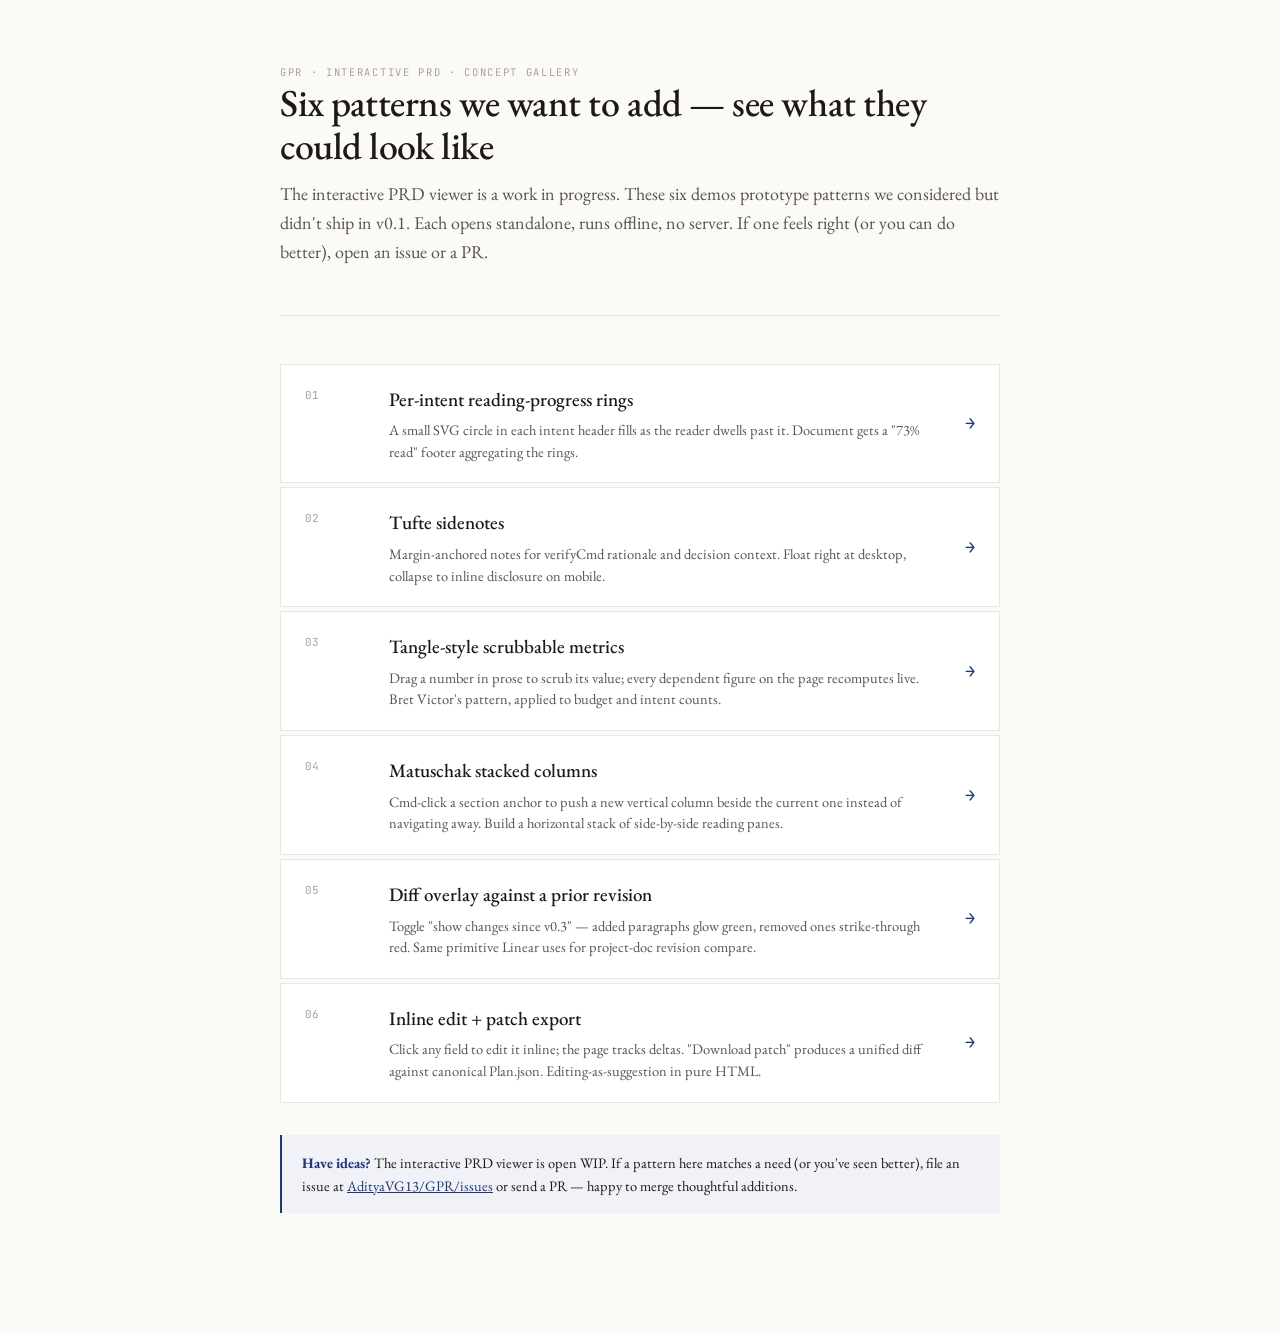
<file: docs/examples/index.html>
<!doctype html>
<html lang="en">
<head>
<meta charset="utf-8">
<meta name="viewport" content="width=device-width,initial-scale=1">
<title>gpr · interactive PRD viewer · concept demos</title>
<link rel="preconnect" href="https://fonts.googleapis.com">
<link href="https://fonts.googleapis.com/css2?family=EB+Garamond:wght@400;500&family=JetBrains+Mono:wght@400;500&display=swap" rel="stylesheet">
<style>
  :root { --bg:#fbfaf6; --paper:#fff; --ink:#1c1917; --ink-muted:#57534e; --ink-faint:#a8a29e; --hairline:#eae7e1; --hairline-strong:#d6d3d1; --accent:#1f3873; --accent-faint:#f5f7fb; }
  * { box-sizing: border-box; }
  body { margin: 0; padding: 64px 24px 120px; background: var(--bg); color: var(--ink); font-family: 'EB Garamond', Georgia, serif; font-size: 17px; line-height: 1.6; -webkit-font-smoothing: antialiased; }
  .wrap { max-width: 720px; margin: 0 auto; }
  .meta { font-family: 'JetBrains Mono', ui-monospace, monospace; font-size: 10.5px; text-transform: uppercase; letter-spacing: 0.16em; color: var(--ink-faint); }
  h1 { font-weight: 500; font-size: 38px; line-height: 1.15; letter-spacing: -0.012em; margin: 0 0 12px 0; }
  .lede { font-size: 18px; color: var(--ink-muted); margin: 0 0 48px 0; }
  hr { border: none; border-top: 1px solid var(--hairline); margin: 48px 0; }
  .demo-list { list-style: none; padding: 0; margin: 0; display: flex; flex-direction: column; gap: 4px; }
  .demo {
    display: grid; grid-template-columns: 60px 1fr auto; gap: 24px;
    padding: 20px 24px;
    background: var(--paper); border: 1px solid var(--hairline);
    text-decoration: none; color: var(--ink);
    transition: border-color 150ms ease, transform 150ms ease;
  }
  .demo:hover { border-color: var(--accent); transform: translateX(2px); }
  .demo .num { font-family: 'JetBrains Mono', ui-monospace, monospace; font-size: 11px; color: var(--ink-faint); padding-top: 2px; }
  .demo h3 { font-weight: 500; font-size: 19px; margin: 0 0 4px 0; }
  .demo p { margin: 0; color: var(--ink-muted); font-size: 14.5px; line-height: 1.5; }
  .demo .arrow { color: var(--accent); align-self: center; font-family: 'JetBrains Mono', ui-monospace, monospace; }
  .pill { display: inline-block; font-family: 'JetBrains Mono', ui-monospace, monospace; font-size: 10px; text-transform: uppercase; letter-spacing: 0.14em; padding: 2px 8px; border: 1px solid var(--hairline-strong); border-radius: 999px; color: var(--ink-muted); margin-right: 6px; }
  .pill-stable { color: var(--accent); border-color: var(--accent); }
  .note { padding: 16px 20px; background: color-mix(in oklab, var(--accent) 6%, var(--paper)); border-left: 2px solid var(--accent); margin-top: 32px; font-size: 14.5px; line-height: 1.6; }
  .note strong { color: var(--accent); }
  a.gh { color: var(--accent); }
</style>
</head>
<body>
<div class="wrap">
  <div class="meta">gpr · interactive PRD · concept gallery</div>
  <h1>Six patterns we want to add — see what they could look like</h1>
  <p class="lede">The interactive PRD viewer is a work in progress. These six demos prototype patterns we considered but didn't ship in v0.1. Each opens standalone, runs offline, no server. If one feels right (or you can do better), open an issue or a PR.</p>

  <hr>

  <ul class="demo-list">
    <li><a class="demo" href="rings.html">
      <span class="num">01</span>
      <div>
        <h3>Per-intent reading-progress rings</h3>
        <p>A small SVG circle in each intent header fills as the reader dwells past it. Document gets a "73% read" footer aggregating the rings.</p>
      </div>
      <span class="arrow">→</span>
    </a></li>

    <li><a class="demo" href="sidenotes.html">
      <span class="num">02</span>
      <div>
        <h3>Tufte sidenotes</h3>
        <p>Margin-anchored notes for verifyCmd rationale and decision context. Float right at desktop, collapse to inline disclosure on mobile.</p>
      </div>
      <span class="arrow">→</span>
    </a></li>

    <li><a class="demo" href="tangle.html">
      <span class="num">03</span>
      <div>
        <h3>Tangle-style scrubbable metrics</h3>
        <p>Drag a number in prose to scrub its value; every dependent figure on the page recomputes live. Bret Victor's pattern, applied to budget and intent counts.</p>
      </div>
      <span class="arrow">→</span>
    </a></li>

    <li><a class="demo" href="stacked.html">
      <span class="num">04</span>
      <div>
        <h3>Matuschak stacked columns</h3>
        <p>Cmd-click a section anchor to push a new vertical column beside the current one instead of navigating away. Build a horizontal stack of side-by-side reading panes.</p>
      </div>
      <span class="arrow">→</span>
    </a></li>

    <li><a class="demo" href="diff.html">
      <span class="num">05</span>
      <div>
        <h3>Diff overlay against a prior revision</h3>
        <p>Toggle "show changes since v0.3" — added paragraphs glow green, removed ones strike-through red. Same primitive Linear uses for project-doc revision compare.</p>
      </div>
      <span class="arrow">→</span>
    </a></li>

    <li><a class="demo" href="patch.html">
      <span class="num">06</span>
      <div>
        <h3>Inline edit + patch export</h3>
        <p>Click any field to edit it inline; the page tracks deltas. "Download patch" produces a unified diff against canonical Plan.json. Editing-as-suggestion in pure HTML.</p>
      </div>
      <span class="arrow">→</span>
    </a></li>
  </ul>

  <div class="note">
    <strong>Have ideas?</strong> The interactive PRD viewer is open WIP. If a pattern here matches a need (or you've seen better), file an issue at <a class="gh" href="https://github.com/AdityaVG13/GPR/issues">AdityaVG13/GPR/issues</a> or send a PR — happy to merge thoughtful additions.
  </div>
</div>
</body>
</html>
</file>
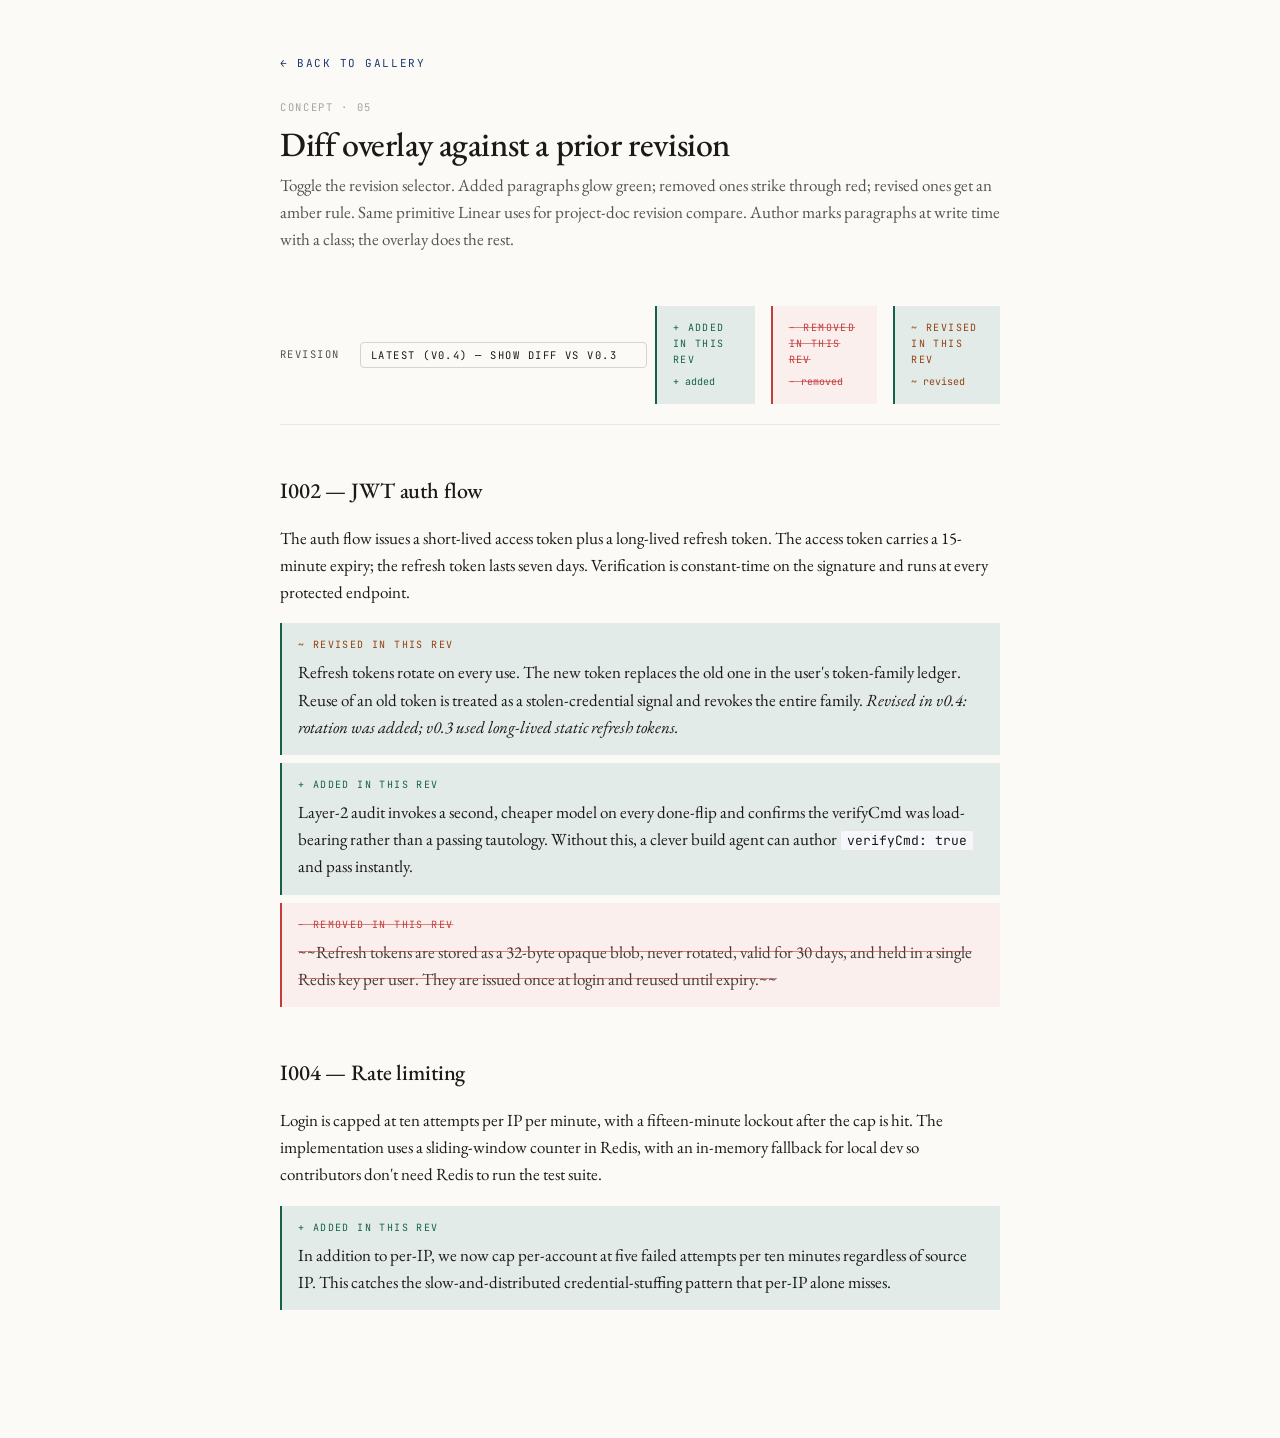
<file: docs/examples/diff.html>
<!doctype html>
<html lang="en">
<head>
<meta charset="utf-8">
<meta name="viewport" content="width=device-width,initial-scale=1">
<title>diff overlay · gpr concept</title>
<link rel="preconnect" href="https://fonts.googleapis.com">
<link href="https://fonts.googleapis.com/css2?family=EB+Garamond:wght@400;500&family=JetBrains+Mono:wght@400;500&display=swap" rel="stylesheet">
<link rel="stylesheet" href="_shared.css">
<style>
  .toggle-bar { position: sticky; top: 0; background: var(--bg); padding: 12px 0; border-bottom: 1px solid var(--hairline); display: flex; gap: 8px; align-items: center; z-index: 10; }
  .toggle-bar label { font-family: 'JetBrains Mono', ui-monospace, monospace; font-size: 10.5px; text-transform: uppercase; letter-spacing: 0.14em; color: var(--ink-muted); margin-right: 12px; }
  .toggle-bar select { font-family: 'JetBrains Mono', ui-monospace, monospace; font-size: 10.5px; text-transform: uppercase; letter-spacing: 0.14em; padding: 5px 28px 5px 10px; background: transparent; border: 1px solid var(--hairline-strong); color: var(--ink); cursor: pointer; border-radius: 4px; appearance: none; }
  .legend { font-family: 'JetBrains Mono', ui-monospace, monospace; font-size: 10px; color: var(--ink-faint); margin-left: auto; display: flex; gap: 16px; }
  .legend .added { color: var(--pass); }
  .legend .removed { color: var(--fail); }
  .legend .changed { color: var(--warn); }
  body[data-rev="latest"] .added,
  body[data-rev="latest"] .changed { background: color-mix(in oklab, var(--pass) 12%, var(--paper)); border-left: 2px solid var(--pass); padding: 14px 16px; margin: 8px 0; }
  body[data-rev="latest"] .removed { background: color-mix(in oklab, var(--fail) 8%, var(--paper)); border-left: 2px solid var(--fail); padding: 14px 16px; margin: 8px 0; opacity: 0.85; text-decoration: line-through; text-decoration-color: color-mix(in oklab, var(--fail) 60%, transparent); }
  body[data-rev="latest"] .added::before { content: "+ added in this rev"; display: block; font-family: 'JetBrains Mono', ui-monospace, monospace; font-size: 10px; text-transform: uppercase; letter-spacing: 0.14em; color: var(--pass); margin-bottom: 6px; }
  body[data-rev="latest"] .removed::before { content: "− removed in this rev"; display: block; font-family: 'JetBrains Mono', ui-monospace, monospace; font-size: 10px; text-transform: uppercase; letter-spacing: 0.14em; color: var(--fail); margin-bottom: 6px; text-decoration: none; }
  body[data-rev="latest"] .changed::before { content: "~ revised in this rev"; display: block; font-family: 'JetBrains Mono', ui-monospace, monospace; font-size: 10px; text-transform: uppercase; letter-spacing: 0.14em; color: var(--warn); margin-bottom: 6px; }
  body[data-rev="prev"] .added, body[data-rev="prev"] .removed, body[data-rev="prev"] .changed { padding: 0; margin: 0; background: transparent; border: none; opacity: 1; text-decoration: none; }
  body[data-rev="prev"] .added::before, body[data-rev="prev"] .removed::before, body[data-rev="prev"] .changed::before { content: ""; display: none; }
  body[data-rev="prev"] .added { display: none; }
  body[data-rev="latest"] .removed-only { display: none; }
</style>
</head>
<body data-rev="latest">
<div class="wrap">
  <a class="back" href="index.html">← back to gallery</a>
  <div class="meta" style="margin-top:24px;">concept · 05</div>
  <h1>Diff overlay against a prior revision</h1>
  <p class="lede">Toggle the revision selector. Added paragraphs glow green; removed ones strike through red; revised ones get an amber rule. Same primitive Linear uses for project-doc revision compare. Author marks paragraphs at write time with a class; the overlay does the rest.</p>

  <div class="toggle-bar">
    <label for="rev-sel">revision</label>
    <select id="rev-sel">
      <option value="latest">latest (v0.4) — show diff vs v0.3</option>
      <option value="prev">prev (v0.3) — clean view, no diff</option>
    </select>
    <span class="legend"><span class="added">+ added</span><span class="removed">− removed</span><span class="changed">~ revised</span></span>
  </div>

  <h2>I002 — JWT auth flow</h2>
  <p>The auth flow issues a short-lived access token plus a long-lived refresh token. The access token carries a 15-minute expiry; the refresh token lasts seven days. Verification is constant-time on the signature and runs at every protected endpoint.</p>

  <p class="changed">Refresh tokens rotate on every use. The new token replaces the old one in the user's token-family ledger. Reuse of an old token is treated as a stolen-credential signal and revokes the entire family. <em>Revised in v0.4: rotation was added; v0.3 used long-lived static refresh tokens.</em></p>

  <p class="added">Layer-2 audit invokes a second, cheaper model on every done-flip and confirms the verifyCmd was load-bearing rather than a passing tautology. Without this, a clever build agent can author <code>verifyCmd: true</code> and pass instantly.</p>

  <p class="removed">~~Refresh tokens are stored as a 32-byte opaque blob, never rotated, valid for 30 days, and held in a single Redis key per user. They are issued once at login and reused until expiry.~~</p>

  <h2>I004 — Rate limiting</h2>
  <p>Login is capped at ten attempts per IP per minute, with a fifteen-minute lockout after the cap is hit. The implementation uses a sliding-window counter in Redis, with an in-memory fallback for local dev so contributors don't need Redis to run the test suite.</p>

  <p class="added">In addition to per-IP, we now cap per-account at five failed attempts per ten minutes regardless of source IP. This catches the slow-and-distributed credential-stuffing pattern that per-IP alone misses.</p>
</div>

<script>
const sel = document.getElementById('rev-sel');
sel.addEventListener('change', () => {
  document.body.dataset.rev = sel.value;
});
</script>
</body>
</html>
</file>
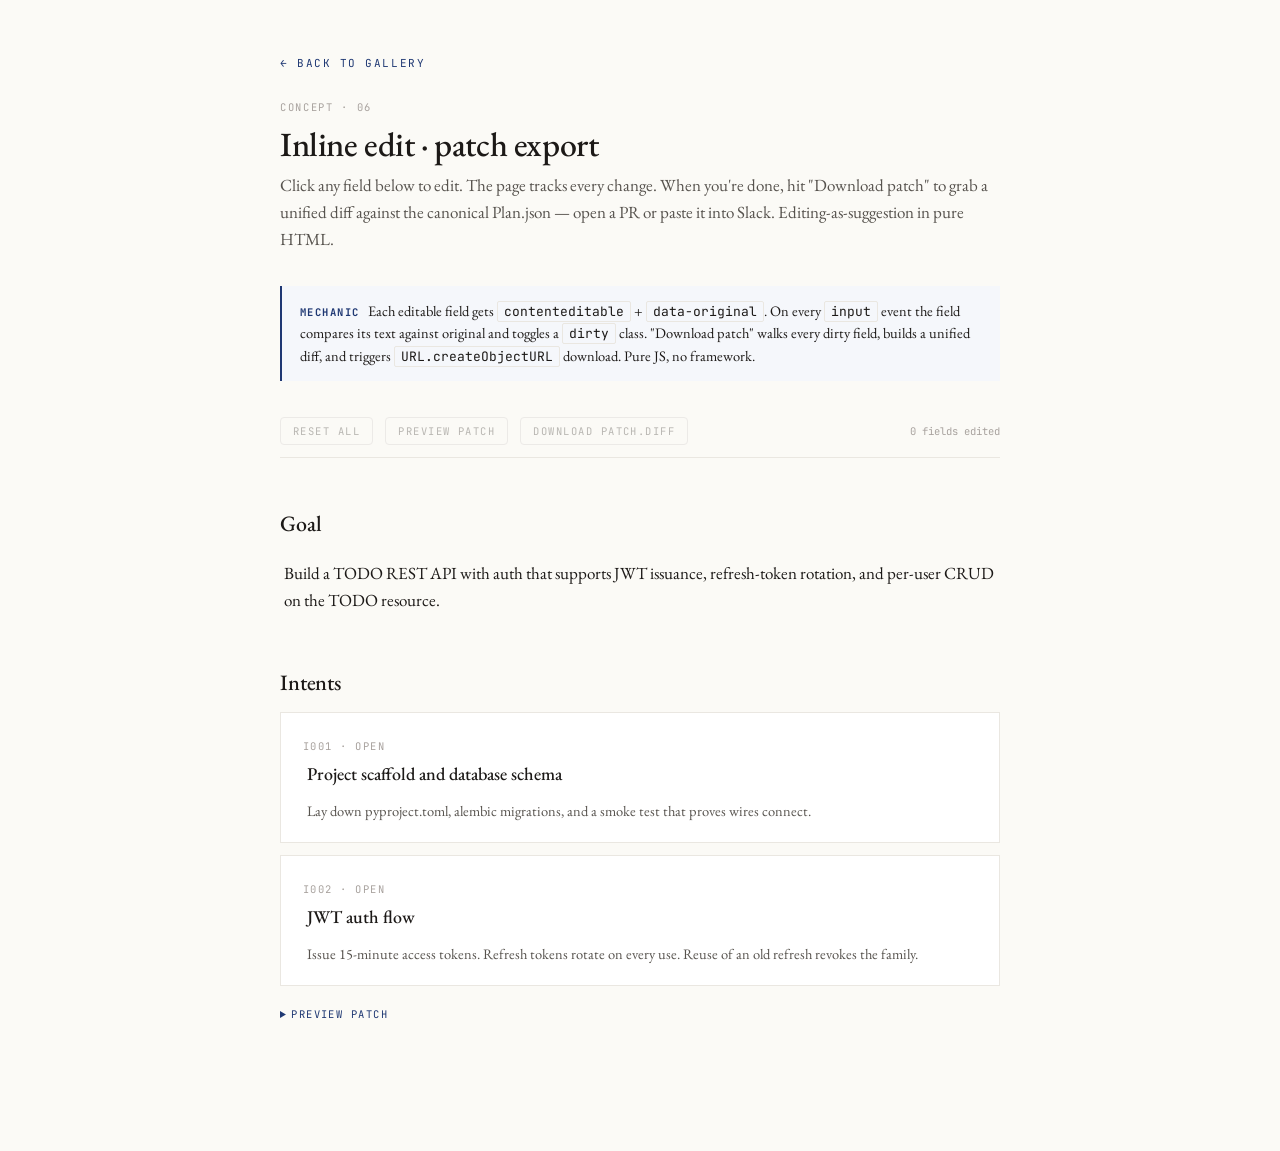
<file: docs/examples/patch.html>
<!doctype html>
<html lang="en">
<head>
<meta charset="utf-8">
<meta name="viewport" content="width=device-width,initial-scale=1">
<title>inline edit · patch export · gpr concept</title>
<link rel="preconnect" href="https://fonts.googleapis.com">
<link href="https://fonts.googleapis.com/css2?family=EB+Garamond:wght@400;500&family=JetBrains+Mono:wght@400;500&display=swap" rel="stylesheet">
<link rel="stylesheet" href="_shared.css">
<style>
  [contenteditable] { outline: none; cursor: text; padding: 2px 4px; border-radius: 2px; transition: background 100ms ease, box-shadow 100ms ease; }
  [contenteditable]:hover { background: var(--accent-faint); }
  [contenteditable]:focus { background: var(--accent-faint); box-shadow: 0 0 0 1px var(--accent); }
  [contenteditable].dirty { background: color-mix(in oklab, var(--warn) 10%, var(--paper)); border-left: 2px solid var(--warn); padding-left: 8px; }
  .toolbar { position: sticky; top: 0; background: var(--bg); padding: 12px 0; border-bottom: 1px solid var(--hairline); display: flex; gap: 12px; align-items: center; z-index: 10; }
  .toolbar button { font-family: 'JetBrains Mono', ui-monospace, monospace; font-size: 10.5px; text-transform: uppercase; letter-spacing: 0.14em; padding: 6px 12px; background: transparent; border: 1px solid var(--hairline-strong); color: var(--ink-muted); cursor: pointer; border-radius: 4px; }
  .toolbar button:hover { color: var(--accent); border-color: var(--accent); }
  .toolbar button[disabled] { opacity: 0.4; cursor: not-allowed; }
  .toolbar .count { margin-left: auto; font-family: 'JetBrains Mono', ui-monospace, monospace; font-size: 10.5px; color: var(--ink-faint); }
  pre.diff { font-family: 'JetBrains Mono', ui-monospace, monospace; font-size: 12.5px; line-height: 1.55; background: var(--accent-faint); padding: 16px 20px; border: 1px solid var(--hairline); white-space: pre-wrap; }
  pre.diff .add { color: var(--pass); display: block; }
  pre.diff .del { color: var(--fail); display: block; }
  pre.diff .ctx { color: var(--ink-muted); display: block; }
  pre.diff .head { color: var(--accent); display: block; font-weight: 500; }
  details summary { cursor: pointer; font-family: 'JetBrains Mono', ui-monospace, monospace; font-size: 10.5px; text-transform: uppercase; letter-spacing: 0.14em; color: var(--accent); padding: 8px 0; }
</style>
</head>
<body>
<div class="wrap">
  <a class="back" href="index.html">← back to gallery</a>
  <div class="meta" style="margin-top:24px;">concept · 06</div>
  <h1>Inline edit · patch export</h1>
  <p class="lede">Click any field below to edit. The page tracks every change. When you're done, hit "Download patch" to grab a unified diff against the canonical Plan.json — open a PR or paste it into Slack. Editing-as-suggestion in pure HTML.</p>

  <div class="tip"><strong>Mechanic</strong>Each editable field gets <code>contenteditable</code> + <code>data-original</code>. On every <code>input</code> event the field compares its text against original and toggles a <code>dirty</code> class. "Download patch" walks every dirty field, builds a unified diff, and triggers <code>URL.createObjectURL</code> download. Pure JS, no framework.</div>

  <div class="toolbar">
    <button id="reset-btn" disabled>reset all</button>
    <button id="preview-btn" disabled>preview patch</button>
    <button id="download-btn" disabled>download patch.diff</button>
    <span class="count" id="count">0 fields edited</span>
  </div>

  <h2>Goal</h2>
  <p contenteditable data-key="goal" data-original="Build a TODO REST API with auth that supports JWT issuance, refresh-token rotation, and per-user CRUD on the TODO resource.">Build a TODO REST API with auth that supports JWT issuance, refresh-token rotation, and per-user CRUD on the TODO resource.</p>

  <h2>Intents</h2>

  <div class="intent">
    <span class="id">I001 · open</span>
    <h3 contenteditable data-key="intents[0].title" data-original="Project scaffold and database schema">Project scaffold and database schema</h3>
    <p contenteditable data-key="intents[0].description" data-original="Lay down pyproject.toml, alembic migrations, and a smoke test that proves wires connect.">Lay down pyproject.toml, alembic migrations, and a smoke test that proves wires connect.</p>
  </div>

  <div class="intent">
    <span class="id">I002 · open</span>
    <h3 contenteditable data-key="intents[1].title" data-original="JWT auth flow">JWT auth flow</h3>
    <p contenteditable data-key="intents[1].description" data-original="Issue 15-minute access tokens. Refresh tokens rotate on every use. Reuse of an old refresh revokes the family.">Issue 15-minute access tokens. Refresh tokens rotate on every use. Reuse of an old refresh revokes the family.</p>
  </div>

  <details>
    <summary>preview patch</summary>
    <pre class="diff" id="diff-preview">no edits yet · click any field to start</pre>
  </details>
</div>

<script>
const fields = Array.from(document.querySelectorAll('[contenteditable]'));
const reset = document.getElementById('reset-btn');
const dl = document.getElementById('download-btn');
const prev = document.getElementById('preview-btn');
const count = document.getElementById('count');
const diffEl = document.getElementById('diff-preview');

function dirtyFields() {
  return fields.filter(f => f.textContent.trim() !== f.dataset.original.trim());
}

function refresh() {
  fields.forEach(f => f.classList.toggle('dirty', f.textContent.trim() !== f.dataset.original.trim()));
  const n = dirtyFields().length;
  count.textContent = `${n} field${n === 1 ? '' : 's'} edited`;
  reset.disabled = n === 0;
  dl.disabled = n === 0;
  prev.disabled = n === 0;
  if (n) diffEl.innerHTML = renderDiff();
  else diffEl.textContent = 'no edits yet · click any field to start';
}

function renderDiff() {
  const lines = [];
  lines.push(`<span class="head">--- a/.gpr/Plan.json</span>`);
  lines.push(`<span class="head">+++ b/.gpr/Plan.json</span>`);
  dirtyFields().forEach(f => {
    lines.push(`<span class="ctx">@@ ${f.dataset.key} @@</span>`);
    lines.push(`<span class="del">- "${f.dataset.original.replace(/"/g, '\\"')}"</span>`);
    lines.push(`<span class="add">+ "${f.textContent.trim().replace(/"/g, '\\"')}"</span>`);
  });
  return lines.join('\n');
}

function plainDiff() {
  const lines = [];
  lines.push(`--- a/.gpr/Plan.json`);
  lines.push(`+++ b/.gpr/Plan.json`);
  dirtyFields().forEach(f => {
    lines.push(`@@ ${f.dataset.key} @@`);
    lines.push(`- "${f.dataset.original.replace(/"/g, '\\"')}"`);
    lines.push(`+ "${f.textContent.trim().replace(/"/g, '\\"')}"`);
  });
  return lines.join('\n') + '\n';
}

fields.forEach(f => f.addEventListener('input', refresh));

reset.addEventListener('click', () => {
  fields.forEach(f => { f.textContent = f.dataset.original; });
  refresh();
});

dl.addEventListener('click', () => {
  const blob = new Blob([plainDiff()], { type: 'text/x-diff' });
  const a = document.createElement('a');
  a.href = URL.createObjectURL(blob);
  a.download = 'plan-edits.patch';
  a.click();
  URL.revokeObjectURL(a.href);
});

prev.addEventListener('click', () => {
  document.querySelector('details').open = true;
  document.querySelector('details').scrollIntoView({ behavior: 'smooth' });
});

refresh();
</script>
</body>
</html>
</file>
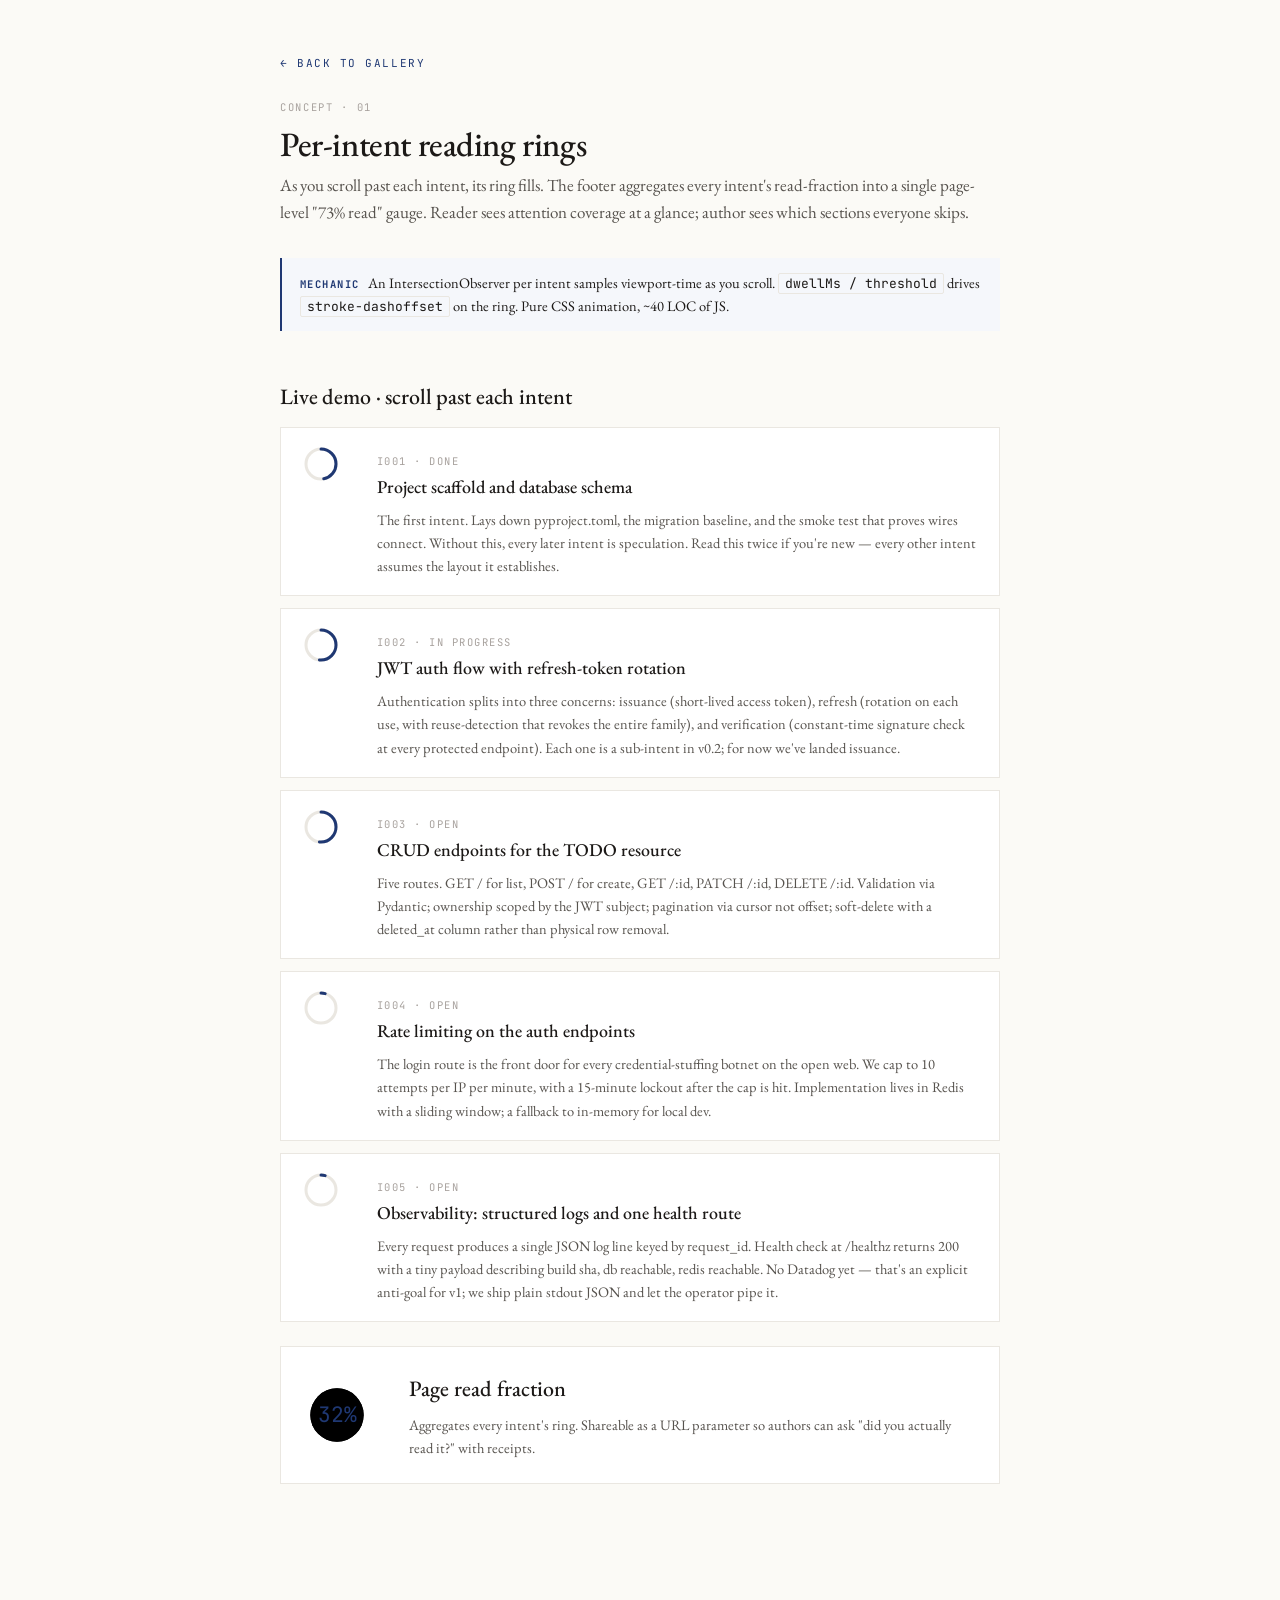
<file: docs/examples/rings.html>
<!doctype html>
<html lang="en">
<head>
<meta charset="utf-8">
<meta name="viewport" content="width=device-width,initial-scale=1">
<title>per-intent reading rings · gpr concept</title>
<link rel="preconnect" href="https://fonts.googleapis.com">
<link href="https://fonts.googleapis.com/css2?family=EB+Garamond:wght@400;500&family=JetBrains+Mono:wght@400;500&display=swap" rel="stylesheet">
<link rel="stylesheet" href="_shared.css">
<style>
  .intent { display: grid; grid-template-columns: 56px 1fr; gap: 18px; align-items: start; }
  .ring { width: 36px; height: 36px; }
  .ring circle { fill: none; stroke-width: 3; }
  .ring .bg { stroke: var(--hairline); }
  .ring .fg { stroke: var(--accent); stroke-linecap: round; transition: stroke-dashoffset 200ms linear; }
  .footer-meter { padding: 24px; background: var(--paper); border: 1px solid var(--hairline); margin-top: 24px; display: grid; grid-template-columns: 80px 1fr; gap: 24px; align-items: center; }
  .footer-meter h3 { margin: 0 0 6px 0; font-weight: 500; font-size: 22px; }
  .footer-meter p { margin: 0; color: var(--ink-muted); font-size: 14.5px; }
  .footer-meter .big-ring { width: 64px; height: 64px; }
  .footer-meter .big-ring .fg { stroke-width: 4; }
  .pct { font-family: 'JetBrains Mono', ui-monospace, monospace; font-size: 12px; text-anchor: middle; fill: var(--accent); }
</style>
</head>
<body>
<div class="wrap">
  <a class="back" href="index.html">← back to gallery</a>
  <div class="meta" style="margin-top:24px;">concept · 01</div>
  <h1>Per-intent reading rings</h1>
  <p class="lede">As you scroll past each intent, its ring fills. The footer aggregates every intent's read-fraction into a single page-level "73% read" gauge. Reader sees attention coverage at a glance; author sees which sections everyone skips.</p>

  <div class="tip"><strong>Mechanic</strong>An IntersectionObserver per intent samples viewport-time as you scroll. <code>dwellMs / threshold</code> drives <code>stroke-dashoffset</code> on the ring. Pure CSS animation, ~40 LOC of JS.</div>

  <h2>Live demo · scroll past each intent</h2>

  <div class="intent">
    <svg class="ring" viewBox="0 0 36 36" data-ring="I001"><circle class="bg" cx="18" cy="18" r="15"/><circle class="fg" cx="18" cy="18" r="15" stroke-dasharray="94.2" stroke-dashoffset="94.2" transform="rotate(-90 18 18)"/></svg>
    <div><span class="id">I001 · done</span><h3>Project scaffold and database schema</h3><p>The first intent. Lays down pyproject.toml, the migration baseline, and the smoke test that proves wires connect. Without this, every later intent is speculation. Read this twice if you're new — every other intent assumes the layout it establishes.</p></div>
  </div>

  <div class="intent">
    <svg class="ring" viewBox="0 0 36 36" data-ring="I002"><circle class="bg" cx="18" cy="18" r="15"/><circle class="fg" cx="18" cy="18" r="15" stroke-dasharray="94.2" stroke-dashoffset="94.2" transform="rotate(-90 18 18)"/></svg>
    <div><span class="id">I002 · in progress</span><h3>JWT auth flow with refresh-token rotation</h3><p>Authentication splits into three concerns: issuance (short-lived access token), refresh (rotation on each use, with reuse-detection that revokes the entire family), and verification (constant-time signature check at every protected endpoint). Each one is a sub-intent in v0.2; for now we've landed issuance.</p></div>
  </div>

  <div class="intent">
    <svg class="ring" viewBox="0 0 36 36" data-ring="I003"><circle class="bg" cx="18" cy="18" r="15"/><circle class="fg" cx="18" cy="18" r="15" stroke-dasharray="94.2" stroke-dashoffset="94.2" transform="rotate(-90 18 18)"/></svg>
    <div><span class="id">I003 · open</span><h3>CRUD endpoints for the TODO resource</h3><p>Five routes. GET / for list, POST / for create, GET /:id, PATCH /:id, DELETE /:id. Validation via Pydantic; ownership scoped by the JWT subject; pagination via cursor not offset; soft-delete with a deleted_at column rather than physical row removal.</p></div>
  </div>

  <div class="intent">
    <svg class="ring" viewBox="0 0 36 36" data-ring="I004"><circle class="bg" cx="18" cy="18" r="15"/><circle class="fg" cx="18" cy="18" r="15" stroke-dasharray="94.2" stroke-dashoffset="94.2" transform="rotate(-90 18 18)"/></svg>
    <div><span class="id">I004 · open</span><h3>Rate limiting on the auth endpoints</h3><p>The login route is the front door for every credential-stuffing botnet on the open web. We cap to 10 attempts per IP per minute, with a 15-minute lockout after the cap is hit. Implementation lives in Redis with a sliding window; a fallback to in-memory for local dev.</p></div>
  </div>

  <div class="intent">
    <svg class="ring" viewBox="0 0 36 36" data-ring="I005"><circle class="bg" cx="18" cy="18" r="15"/><circle class="fg" cx="18" cy="18" r="15" stroke-dasharray="94.2" stroke-dashoffset="94.2" transform="rotate(-90 18 18)"/></svg>
    <div><span class="id">I005 · open</span><h3>Observability: structured logs and one health route</h3><p>Every request produces a single JSON log line keyed by request_id. Health check at /healthz returns 200 with a tiny payload describing build sha, db reachable, redis reachable. No Datadog yet — that's an explicit anti-goal for v1; we ship plain stdout JSON and let the operator pipe it.</p></div>
  </div>

  <div class="footer-meter">
    <svg class="big-ring" viewBox="0 0 36 36" id="agg-ring">
      <circle class="bg" cx="18" cy="18" r="15"/>
      <circle class="fg" cx="18" cy="18" r="15" stroke-dasharray="94.2" stroke-dashoffset="94.2" transform="rotate(-90 18 18)"/>
      <text class="pct" x="18" y="22" id="pct-label">0%</text>
    </svg>
    <div>
      <h3>Page read fraction</h3>
      <p>Aggregates every intent's ring. Shareable as a URL parameter so authors can ask "did you actually read it?" with receipts.</p>
    </div>
  </div>
</div>

<script>
const dwell = new Map();
const C = 2 * Math.PI * 15; // circumference for r=15
function setRing(el, frac) {
  const f = Math.max(0, Math.min(1, frac));
  el.setAttribute('stroke-dashoffset', (C * (1 - f)).toFixed(2));
}
const items = document.querySelectorAll('[data-ring]');
items.forEach(el => dwell.set(el.dataset.ring, 0));

const seen = new WeakMap();
const obs = new IntersectionObserver(entries => {
  entries.forEach(e => {
    const id = e.target.querySelector('[data-ring]')?.dataset.ring;
    if (!id) return;
    seen.set(e.target, e.isIntersecting ? performance.now() : null);
  });
}, { threshold: 0.4 });

document.querySelectorAll('.intent').forEach(s => obs.observe(s));

function tick() {
  const now = performance.now();
  let total = 0, count = 0;
  document.querySelectorAll('.intent').forEach(s => {
    const start = seen.get(s);
    const id = s.querySelector('[data-ring]').dataset.ring;
    if (start) {
      const elapsed = now - start;
      // Cap at 2.5s of dwell = full ring.
      const f = Math.min(1, dwell.get(id) + elapsed / 2500);
      dwell.set(id, f);
      seen.set(s, now);
    }
    const f = dwell.get(id) || 0;
    setRing(s.querySelector('[data-ring] .fg'), f);
    total += f; count++;
  });
  const agg = count ? total / count : 0;
  setRing(document.querySelector('#agg-ring .fg'), agg);
  document.getElementById('pct-label').textContent = Math.round(agg * 100) + '%';
  requestAnimationFrame(tick);
}
requestAnimationFrame(tick);
</script>
</body>
</html>
</file>
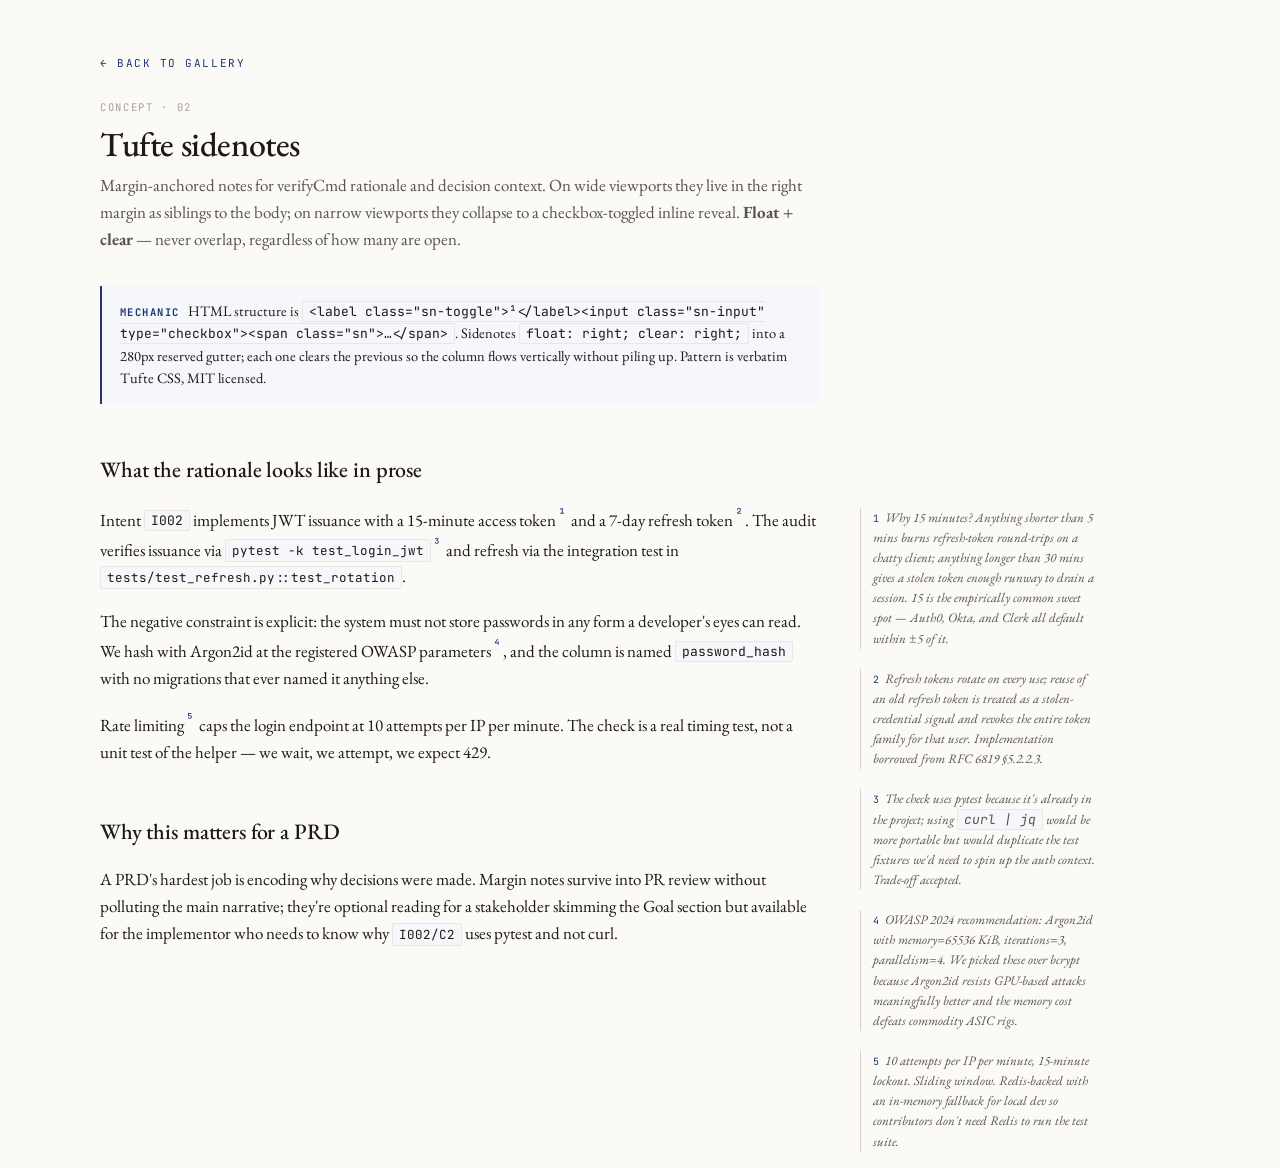
<file: docs/examples/sidenotes.html>
<!doctype html>
<html lang="en">
<head>
<meta charset="utf-8">
<meta name="viewport" content="width=device-width,initial-scale=1">
<title>tufte sidenotes · gpr concept</title>
<link rel="preconnect" href="https://fonts.googleapis.com">
<link href="https://fonts.googleapis.com/css2?family=EB+Garamond:wght@400;500;500i&family=JetBrains+Mono:wght@400;500&display=swap" rel="stylesheet">
<link rel="stylesheet" href="_shared.css">
<style>
  /* Body sits in column 1 of a wide grid. Sidenotes float into the right gutter
     and clear each other so they never overlap. On narrow viewports they
     collapse to inline disclosures. */
  body { padding-top: 48px; }
  .wrap {
    max-width: 1080px;
    margin: 0 auto;
    padding-right: 280px;
    position: relative;
  }
  .wrap > * { max-width: 720px; }

  .sn-toggle {
    vertical-align: super;
    font-size: 0.78em;
    font-family: 'JetBrains Mono', ui-monospace, monospace;
    color: var(--accent);
    cursor: pointer;
    padding: 0 2px;
  }
  .sn-toggle:hover { text-decoration: underline; }
  .sn-input { display: none; }

  .sn {
    float: right;
    clear: right;
    width: 240px;
    margin-right: -280px;
    margin-bottom: 16px;
    margin-top: 4px;
    font-size: 13px;
    line-height: 1.55;
    color: var(--ink-muted);
    font-style: italic;
    font-family: 'EB Garamond', Georgia, serif;
    border-left: 1px solid var(--hairline-strong);
    padding-left: 12px;
  }
  .sn-num {
    font-style: normal;
    color: var(--accent);
    font-family: 'JetBrains Mono', ui-monospace, monospace;
    font-size: 10px;
    margin-right: 6px;
  }

  /* Narrow viewport: collapse to inline disclosure. */
  @media (max-width: 1100px) {
    .wrap { padding-right: 0; max-width: 720px; }
    .sn {
      float: none; clear: none;
      width: auto; margin: 8px 0 16px 0;
      padding: 12px 14px;
      background: var(--accent-faint);
      border-left: 2px solid var(--accent);
      display: none;
    }
    .sn-input:checked ~ .sn { display: block; }
  }

  .check {
    font-family: 'JetBrains Mono', ui-monospace, monospace;
    font-size: 12.5px;
    background: var(--accent-faint);
    padding: 2px 6px;
    border: 1px solid var(--hairline);
    border-radius: 2px;
  }
</style>
</head>
<body>
<div class="wrap">
  <a class="back" href="index.html">← back to gallery</a>
  <div class="meta" style="margin-top:24px;">concept · 02</div>
  <h1>Tufte sidenotes</h1>
  <p class="lede">Margin-anchored notes for verifyCmd rationale and decision context. On wide viewports they live in the right margin as siblings to the body; on narrow viewports they collapse to a checkbox-toggled inline reveal. <strong>Float + clear</strong> — never overlap, regardless of how many are open.</p>

  <div class="tip"><strong>Mechanic</strong>HTML structure is <code>&lt;label class="sn-toggle"&gt;¹&lt;/label&gt;&lt;input class="sn-input" type="checkbox"&gt;&lt;span class="sn"&gt;…&lt;/span&gt;</code>. Sidenotes <code>float: right; clear: right;</code> into a 280px reserved gutter; each one clears the previous so the column flows vertically without piling up. Pattern is verbatim Tufte CSS, MIT licensed.</div>

  <h2>What the rationale looks like in prose</h2>

  <p>Intent <code>I002</code> implements JWT issuance with a 15-minute access token<label class="sn-toggle" for="sn1">¹</label><input class="sn-input" id="sn1" type="checkbox"><span class="sn"><span class="sn-num">1</span>Why 15 minutes? Anything shorter than 5 mins burns refresh-token round-trips on a chatty client; anything longer than 30 mins gives a stolen token enough runway to drain a session. 15 is the empirically common sweet spot — Auth0, Okta, and Clerk all default within ±5 of it.</span> and a 7-day refresh token<label class="sn-toggle" for="sn2">²</label><input class="sn-input" id="sn2" type="checkbox"><span class="sn"><span class="sn-num">2</span>Refresh tokens rotate on every use; reuse of an old refresh token is treated as a stolen-credential signal and revokes the entire token family for that user. Implementation borrowed from RFC 6819 §5.2.2.3.</span>. The audit verifies issuance via <span class="check">pytest -k test_login_jwt</span><label class="sn-toggle" for="sn3">³</label><input class="sn-input" id="sn3" type="checkbox"><span class="sn"><span class="sn-num">3</span>The check uses pytest because it's already in the project; using <code>curl | jq</code> would be more portable but would duplicate the test fixtures we'd need to spin up the auth context. Trade-off accepted.</span> and refresh via the integration test in <span class="check">tests/test_refresh.py::test_rotation</span>.</p>

  <p>The negative constraint is explicit: the system must not store passwords in any form a developer's eyes can read. We hash with Argon2id at the registered OWASP parameters<label class="sn-toggle" for="sn4">⁴</label><input class="sn-input" id="sn4" type="checkbox"><span class="sn"><span class="sn-num">4</span>OWASP 2024 recommendation: Argon2id with memory=65536 KiB, iterations=3, parallelism=4. We picked these over bcrypt because Argon2id resists GPU-based attacks meaningfully better and the memory cost defeats commodity ASIC rigs.</span>, and the column is named <code>password_hash</code> with no migrations that ever named it anything else.</p>

  <p>Rate limiting<label class="sn-toggle" for="sn5">⁵</label><input class="sn-input" id="sn5" type="checkbox"><span class="sn"><span class="sn-num">5</span>10 attempts per IP per minute, 15-minute lockout. Sliding window. Redis-backed with an in-memory fallback for local dev so contributors don't need Redis to run the test suite.</span> caps the login endpoint at 10 attempts per IP per minute. The check is a real timing test, not a unit test of the helper — we wait, we attempt, we expect 429.</p>

  <h2>Why this matters for a PRD</h2>
  <p>A PRD's hardest job is encoding why decisions were made. Margin notes survive into PR review without polluting the main narrative; they're optional reading for a stakeholder skimming the Goal section but available for the implementor who needs to know why <span class="check">I002/C2</span> uses pytest and not curl.</p>
</div>
</body>
</html>
</file>
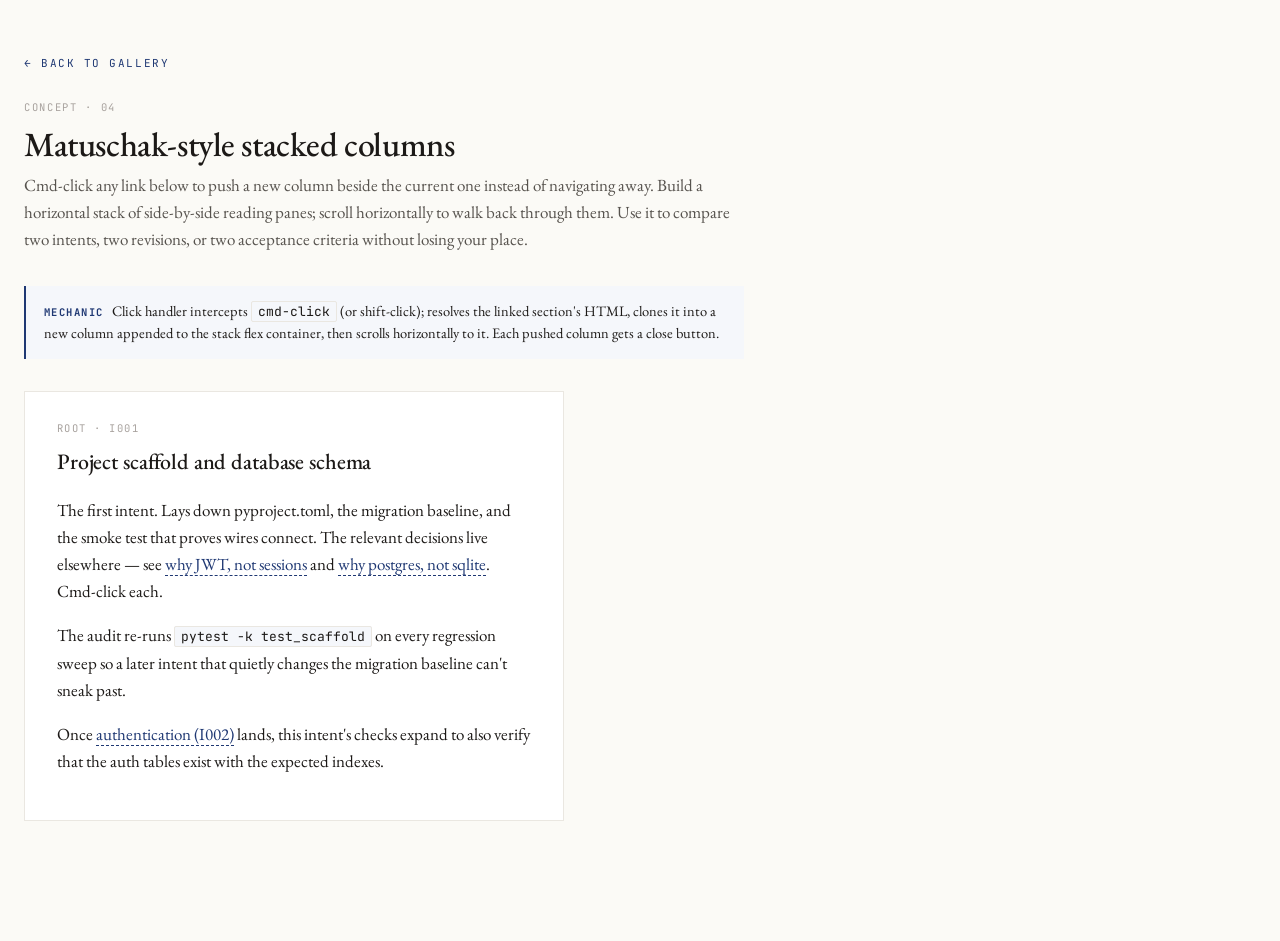
<file: docs/examples/stacked.html>
<!doctype html>
<html lang="en">
<head>
<meta charset="utf-8">
<meta name="viewport" content="width=device-width,initial-scale=1">
<title>stacked columns · gpr concept</title>
<link rel="preconnect" href="https://fonts.googleapis.com">
<link href="https://fonts.googleapis.com/css2?family=EB+Garamond:wght@400;500&family=JetBrains+Mono:wght@400;500&display=swap" rel="stylesheet">
<link rel="stylesheet" href="_shared.css">
<style>
  body { padding: 0; overflow-x: auto; }
  .stack-wrap { padding: 48px 24px 120px; min-width: max-content; }
  .header { max-width: 720px; margin-bottom: 32px; }
  .stack { display: flex; gap: 24px; align-items: flex-start; }
  .col {
    flex: 0 0 540px;
    background: var(--paper);
    border: 1px solid var(--hairline);
    padding: 28px 32px;
    max-height: calc(100vh - 100px);
    overflow-y: auto;
    position: relative;
    scroll-snap-align: start;
  }
  .col-close { position: absolute; top: 12px; right: 12px; font-family: 'JetBrains Mono', ui-monospace, monospace; font-size: 10.5px; color: var(--ink-faint); cursor: pointer; padding: 4px 8px; border: 1px solid var(--hairline-strong); background: transparent; }
  .col-close:hover { color: var(--accent); border-color: var(--accent); }
  .col h2 { margin-top: 0; font-size: 22px; }
  a.push {
    color: var(--accent); text-decoration: none;
    border-bottom: 1px dashed var(--accent);
  }
  a.push:hover { background: var(--accent-faint); }
  .col-num { font-family: 'JetBrains Mono', ui-monospace, monospace; font-size: 10.5px; text-transform: uppercase; letter-spacing: 0.14em; color: var(--ink-faint); margin-bottom: 8px; }
</style>
</head>
<body>
<div class="stack-wrap">
  <div class="header">
    <a class="back" href="index.html">← back to gallery</a>
    <div class="meta" style="margin-top:24px;">concept · 04</div>
    <h1>Matuschak-style stacked columns</h1>
    <p class="lede">Cmd-click any link below to push a new column beside the current one instead of navigating away. Build a horizontal stack of side-by-side reading panes; scroll horizontally to walk back through them. Use it to compare two intents, two revisions, or two acceptance criteria without losing your place.</p>
    <div class="tip"><strong>Mechanic</strong>Click handler intercepts <code>cmd-click</code> (or shift-click); resolves the linked section's HTML, clones it into a new column appended to the stack flex container, then scrolls horizontally to it. Each pushed column gets a close button.</div>
  </div>

  <div class="stack" id="stack">
    <div class="col" data-col="root">
      <div class="col-num">root · I001</div>
      <h2>Project scaffold and database schema</h2>
      <p>The first intent. Lays down pyproject.toml, the migration baseline, and the smoke test that proves wires connect. The relevant decisions live elsewhere — see <a class="push" href="#col-jwt" data-target="jwt">why JWT, not sessions</a> and <a class="push" href="#col-pg" data-target="pg">why postgres, not sqlite</a>. Cmd-click each.</p>
      <p>The audit re-runs <code>pytest -k test_scaffold</code> on every regression sweep so a later intent that quietly changes the migration baseline can't sneak past.</p>
      <p>Once <a class="push" href="#col-auth" data-target="auth">authentication (I002)</a> lands, this intent's checks expand to also verify that the auth tables exist with the expected indexes.</p>
    </div>
  </div>
</div>

<template id="col-jwt">
  <div class="col-num">push · decision</div>
  <h2>Why JWT, not sessions</h2>
  <p>Sessions need a server-side store. Adding Redis to the v1 architecture meant adding an operational dependency for the smallest deployments. JWTs let us hand off all session state to the client and keep the server stateless. The cost: harder revocation. The mitigation: 15-minute access tokens and a refresh-token rotation chain.</p>
  <p>For comparison, here's <a class="push" href="#col-rev" data-target="rev">the revocation strategy</a>.</p>
</template>

<template id="col-pg">
  <div class="col-num">push · decision</div>
  <h2>Why postgres, not sqlite</h2>
  <p>SQLite was tempting for v0. We use postgres because (1) we want concurrent writes from the test suite without WAL-mode tuning, (2) full-text search lives behind <code>tsvector</code> not <code>FTS5</code>, and (3) the migration tooling assumes postgres' transactional DDL.</p>
</template>

<template id="col-auth">
  <div class="col-num">push · I002</div>
  <h2>I002 — JWT auth flow with refresh-token rotation</h2>
  <p>Three sub-concerns: issuance, refresh, verification. Sub-tasks are listed in the audit details. Depends on I001's user table.</p>
</template>

<template id="col-rev">
  <div class="col-num">push · sub-decision</div>
  <h2>Token revocation chain</h2>
  <p>Each refresh token carries a family id. When a token is rotated, the old token's hash is recorded with state=consumed. Reuse of a consumed token marks the entire family revoked and forces re-auth across every device. Pattern: RFC 6819 §5.2.2.3.</p>
</template>

<script>
const stack = document.getElementById('stack');
const open = new Set(['root']);

function pushCol(targetId) {
  if (open.has(targetId)) {
    const el = stack.querySelector(`[data-col="${targetId}"]`);
    if (el) el.scrollIntoView({ behavior: 'smooth', inline: 'center' });
    return;
  }
  const tpl = document.getElementById('col-' + targetId);
  if (!tpl) return;
  const col = document.createElement('div');
  col.className = 'col';
  col.dataset.col = targetId;
  col.innerHTML = '<button class="col-close" aria-label="close">close</button>' + tpl.innerHTML;
  stack.appendChild(col);
  open.add(targetId);
  col.querySelector('.col-close').addEventListener('click', () => {
    col.remove();
    open.delete(targetId);
  });
  setTimeout(() => col.scrollIntoView({ behavior: 'smooth', inline: 'center' }), 50);
}

stack.addEventListener('click', e => {
  const a = e.target.closest('a.push[data-target]');
  if (!a) return;
  // Cmd / ctrl click pushes; plain click also pushes here (in real PRD, plain click would just navigate).
  e.preventDefault();
  pushCol(a.dataset.target);
});

// also bind on dynamically inserted columns
new MutationObserver(() => {}).observe(stack, { childList: true });
</script>
</body>
</html>
</file>
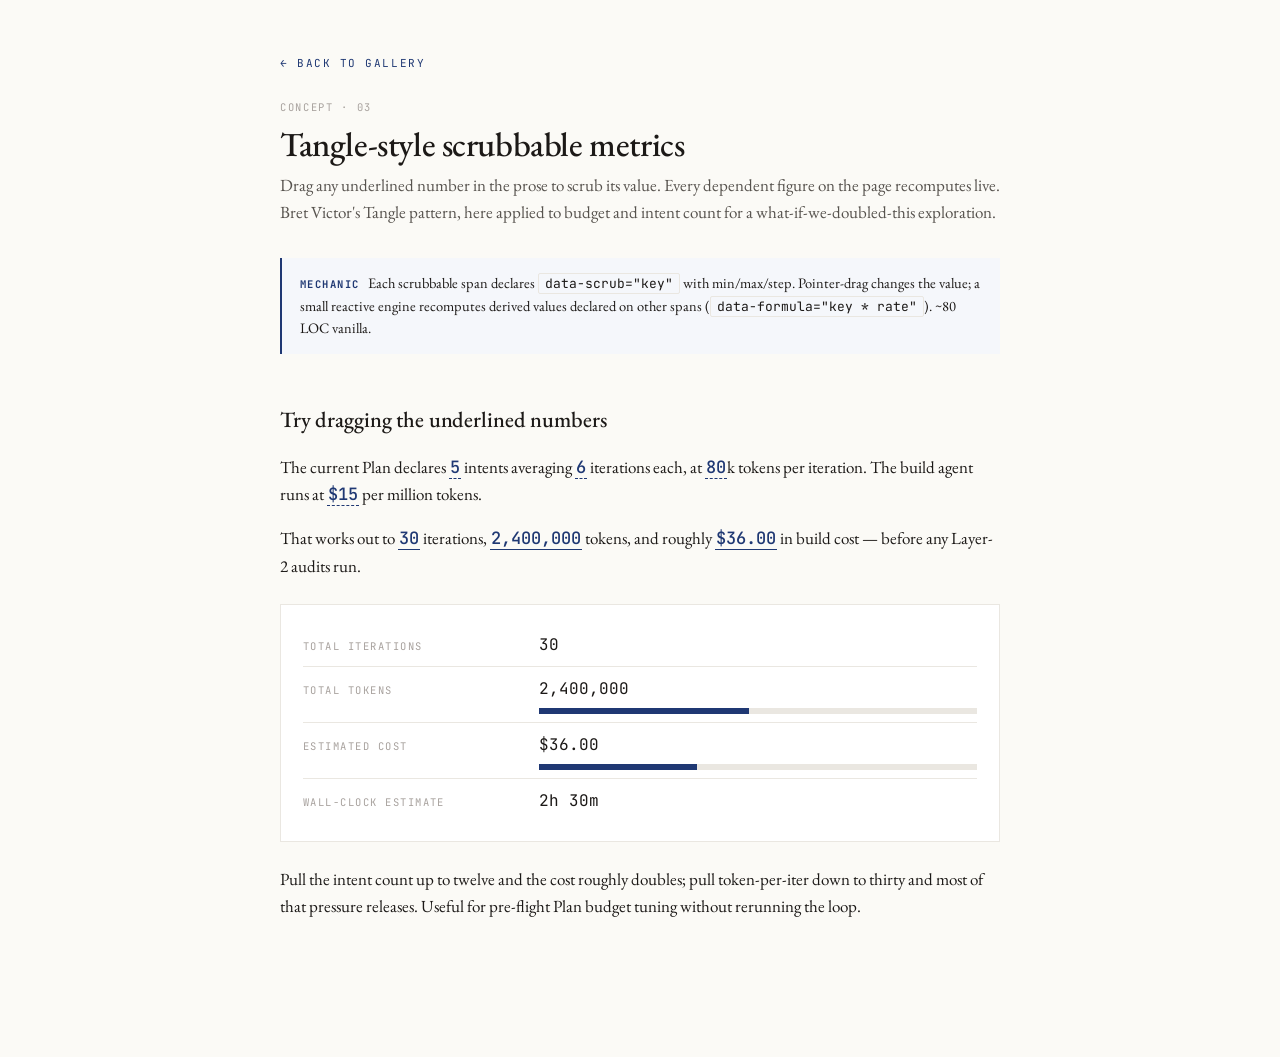
<file: docs/examples/tangle.html>
<!doctype html>
<html lang="en">
<head>
<meta charset="utf-8">
<meta name="viewport" content="width=device-width,initial-scale=1">
<title>scrubbable metrics · gpr concept</title>
<link rel="preconnect" href="https://fonts.googleapis.com">
<link href="https://fonts.googleapis.com/css2?family=EB+Garamond:wght@400;500&family=JetBrains+Mono:wght@400;500&display=swap" rel="stylesheet">
<link rel="stylesheet" href="_shared.css">
<style>
  .scrub {
    color: var(--accent);
    font-weight: 500;
    border-bottom: 1px dashed var(--accent);
    cursor: ew-resize;
    user-select: none;
    font-variant-numeric: tabular-nums;
    font-family: 'JetBrains Mono', ui-monospace, monospace;
    padding: 0 1px;
  }
  .scrub:hover { background: var(--accent-faint); }
  .scrub.active { background: var(--accent); color: var(--paper); border-bottom-color: var(--paper); }
  .panel { background: var(--paper); border: 1px solid var(--hairline); padding: 18px 22px; margin: 24px 0; }
  .panel-row { display: grid; grid-template-columns: 220px 1fr; gap: 16px; padding: 8px 0; border-bottom: 1px solid var(--hairline); align-items: baseline; }
  .panel-row:last-child { border-bottom: none; }
  .panel-row .label { font-family: 'JetBrains Mono', ui-monospace, monospace; font-size: 10.5px; text-transform: uppercase; letter-spacing: 0.14em; color: var(--ink-faint); }
  .panel-row .val { font-family: 'JetBrains Mono', ui-monospace, monospace; font-size: 16px; font-variant-numeric: tabular-nums; color: var(--ink); }
  .bar { height: 6px; background: var(--hairline); margin-top: 6px; overflow: hidden; }
  .bar > div { height: 100%; background: var(--accent); transition: width 80ms ease; }
</style>
</head>
<body>
<div class="wrap">
  <a class="back" href="index.html">← back to gallery</a>
  <div class="meta" style="margin-top:24px;">concept · 03</div>
  <h1>Tangle-style scrubbable metrics</h1>
  <p class="lede">Drag any underlined number in the prose to scrub its value. Every dependent figure on the page recomputes live. Bret Victor's Tangle pattern, here applied to budget and intent count for a what-if-we-doubled-this exploration.</p>

  <div class="tip"><strong>Mechanic</strong>Each scrubbable span declares <code>data-scrub="key"</code> with min/max/step. Pointer-drag changes the value; a small reactive engine recomputes derived values declared on other spans (<code>data-formula="key * rate"</code>). ~80 LOC vanilla.</div>

  <h2>Try dragging the underlined numbers</h2>

  <p>The current Plan declares <span class="scrub" data-scrub="intents" data-min="1" data-max="20" data-step="1" data-init="5">5</span> intents averaging <span class="scrub" data-scrub="iters_per" data-min="1" data-max="20" data-step="1" data-init="6">6</span> iterations each, at <span class="scrub" data-scrub="kt_per" data-min="10" data-max="200" data-step="5" data-init="80">80</span>k tokens per iteration. The build agent runs at <span class="scrub" data-scrub="rate" data-min="1" data-max="50" data-step="0.5" data-init="15">$15</span> per million tokens.</p>

  <p>That works out to <span data-derive="iters" class="scrub" style="cursor:default;border-bottom-style:solid">30</span> iterations, <span data-derive="tokens" class="scrub" style="cursor:default;border-bottom-style:solid">2,400,000</span> tokens, and roughly <span data-derive="cost" class="scrub" style="cursor:default;border-bottom-style:solid">$36.00</span> in build cost — before any Layer-2 audits run.</p>

  <div class="panel">
    <div class="panel-row">
      <div class="label">total iterations</div>
      <div><span class="val" data-derive="iters">30</span></div>
    </div>
    <div class="panel-row">
      <div class="label">total tokens</div>
      <div><span class="val" data-derive="tokens">2,400,000</span><div class="bar"><div data-bar="tokens" style="width:24%"></div></div></div>
    </div>
    <div class="panel-row">
      <div class="label">estimated cost</div>
      <div><span class="val" data-derive="cost">$36.00</span><div class="bar"><div data-bar="cost" style="width:36%"></div></div></div>
    </div>
    <div class="panel-row">
      <div class="label">wall-clock estimate</div>
      <div><span class="val" data-derive="wall">2h 30m</span></div>
    </div>
  </div>

  <p>Pull the intent count up to twelve and the cost roughly doubles; pull token-per-iter down to thirty and most of that pressure releases. Useful for pre-flight Plan budget tuning without rerunning the loop.</p>
</div>

<script>
const state = {};
const fmt = {
  iters: v => `${v}`,
  tokens: v => v.toLocaleString(),
  cost: v => `$${v.toFixed(2)}`,
  wall: v => {
    const mins = Math.round(v);
    const h = Math.floor(mins / 60), m = mins % 60;
    return h ? `${h}h ${m}m` : `${m}m`;
  },
};
function compute() {
  const intents = state.intents, iters_per = state.iters_per, kt = state.kt_per, rate = state.rate;
  const iters = intents * iters_per;
  const tokens = iters * kt * 1000;
  const cost = tokens / 1_000_000 * rate;
  const wall = iters * 5; // 5 minutes per iter assumption
  return { iters, tokens, cost, wall };
}
function refresh() {
  const d = compute();
  document.querySelectorAll('[data-derive]').forEach(el => {
    const k = el.dataset.derive;
    el.textContent = fmt[k] ? fmt[k](d[k]) : d[k];
  });
  const tokenFrac = Math.min(1, d.tokens / 5_000_000);
  const costFrac = Math.min(1, d.cost / 100);
  document.querySelectorAll('[data-bar="tokens"]').forEach(b => b.style.width = (tokenFrac * 100) + '%');
  document.querySelectorAll('[data-bar="cost"]').forEach(b => b.style.width = (costFrac * 100) + '%');
}
document.querySelectorAll('[data-scrub]').forEach(el => {
  if (!el.dataset.scrub) return;
  const k = el.dataset.scrub;
  const init = parseFloat(el.dataset.init);
  state[k] = init;
  let drag = false, sx = 0, sv = 0;
  el.addEventListener('pointerdown', e => {
    drag = true; sx = e.clientX; sv = state[k];
    el.classList.add('active');
    el.setPointerCapture(e.pointerId);
    e.preventDefault();
  });
  el.addEventListener('pointermove', e => {
    if (!drag) return;
    const min = parseFloat(el.dataset.min), max = parseFloat(el.dataset.max), step = parseFloat(el.dataset.step);
    const dx = e.clientX - sx;
    let v = sv + dx * step * 0.4;
    v = Math.max(min, Math.min(max, v));
    v = Math.round(v / step) * step;
    state[k] = v;
    el.textContent = (k === 'rate' ? '$' : '') + (Number.isInteger(step) ? v : v.toFixed(1));
    refresh();
  });
  const end = e => { drag = false; el.classList.remove('active'); };
  el.addEventListener('pointerup', end);
  el.addEventListener('pointercancel', end);
});
refresh();
</script>
</body>
</html>
</file>
<file: docs/examples/_shared.css>
:root { --bg:#fbfaf6; --paper:#fff; --ink:#1c1917; --ink-muted:#57534e; --ink-faint:#a8a29e; --hairline:#eae7e1; --hairline-strong:#d6d3d1; --accent:#1f3873; --accent-soft:#6582bd; --accent-faint:#f5f7fb; --pass:#16614b; --fail:#b91c1c; --warn:#92400e; }
* { box-sizing: border-box; }
body { margin:0; padding:48px 24px 120px; background:var(--bg); color:var(--ink); font-family:'EB Garamond', Georgia, serif; font-size:17px; line-height:1.6; -webkit-font-smoothing:antialiased; }
.wrap { max-width:720px; margin:0 auto; }
.meta { font-family:'JetBrains Mono', ui-monospace, monospace; font-size:10.5px; text-transform:uppercase; letter-spacing:0.16em; color:var(--ink-faint); }
.back { font-family:'JetBrains Mono', ui-monospace, monospace; font-size:11px; text-transform:uppercase; letter-spacing:0.14em; color:var(--accent); text-decoration:none; }
h1 { font-weight:500; font-size:34px; line-height:1.18; letter-spacing:-0.012em; margin:8px 0 8px 0; }
h2 { font-weight:500; font-size:22px; margin:48px 0 12px 0; letter-spacing:-0.006em; }
.lede { font-size:17px; color:var(--ink-muted); margin:0 0 32px 0; }
.tip { padding:14px 18px; background:var(--accent-faint); border-left:2px solid var(--accent); margin:24px 0; font-size:14.5px; line-height:1.55; }
.tip strong { color:var(--accent); font-family:'JetBrains Mono', ui-monospace, monospace; font-size:10.5px; text-transform:uppercase; letter-spacing:0.14em; display:inline-block; margin-right:8px; }
hr { border:none; border-top:1px solid var(--hairline); margin:40px 0; }
code { font-family:'JetBrains Mono', ui-monospace, monospace; font-size:13px; background:var(--accent-faint); padding:1px 6px; border:1px solid var(--hairline); border-radius:2px; }
.intent { background:var(--paper); border:1px solid var(--hairline); padding:18px 22px; margin-bottom:12px; }
.intent h3 { font-weight:500; font-size:18px; margin:0 0 6px 0; }
.intent .id { font-family:'JetBrains Mono', ui-monospace, monospace; font-size:10.5px; text-transform:uppercase; letter-spacing:0.14em; color:var(--ink-faint); margin-right:10px; }
.intent p { color:var(--ink-muted); font-size:14.5px; margin:0; }
</file>
